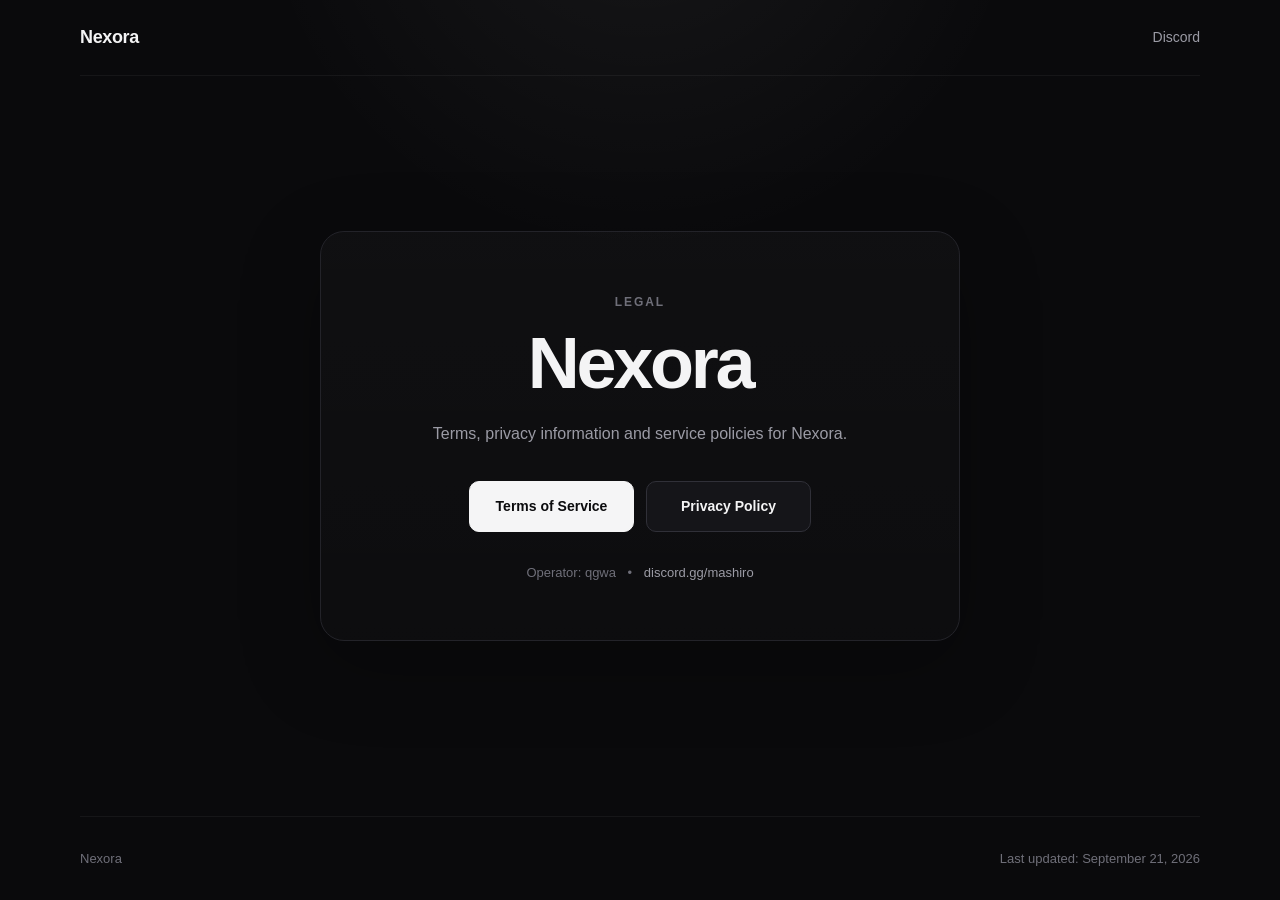
<file: index.html>
<!DOCTYPE html>
<html lang="en">
<head>
  <meta charset="UTF-8">
  <meta name="viewport" content="width=device-width, initial-scale=1.0">
  <meta name="description" content="Nexora legal information, Terms of Service and Privacy Policy.">
  <title>Nexora Legal</title>
  <link rel="stylesheet" href="style.css">
</head>
<body>
  <div class="page-shell">
    <header class="topbar">
      <a class="brand" href="index.html">Nexora</a>
      <a class="support-link" href="https://discord.gg/mashiro" target="_blank" rel="noopener noreferrer">Discord</a>
    </header>

    <main class="hero">
      <div class="hero-card">
        <span class="eyebrow">Legal</span>
        <h1>Nexora</h1>
        <p class="lead">Terms, privacy information and service policies for Nexora.</p>

        <div class="button-group">
          <a class="button primary" href="terms.html">Terms of Service</a>
          <a class="button secondary" href="privacy.html">Privacy Policy</a>
        </div>

        <div class="meta">
          <span>Operator: qgwa</span>
          <span class="dot">•</span>
          <a href="https://discord.gg/mashiro" target="_blank" rel="noopener noreferrer">discord.gg/mashiro</a>
        </div>
      </div>
    </main>

    <footer class="footer">
      <span>Nexora</span>
      <span>Last updated: September 21, 2026</span>
    </footer>
  </div>
</body>
</html>
</file>
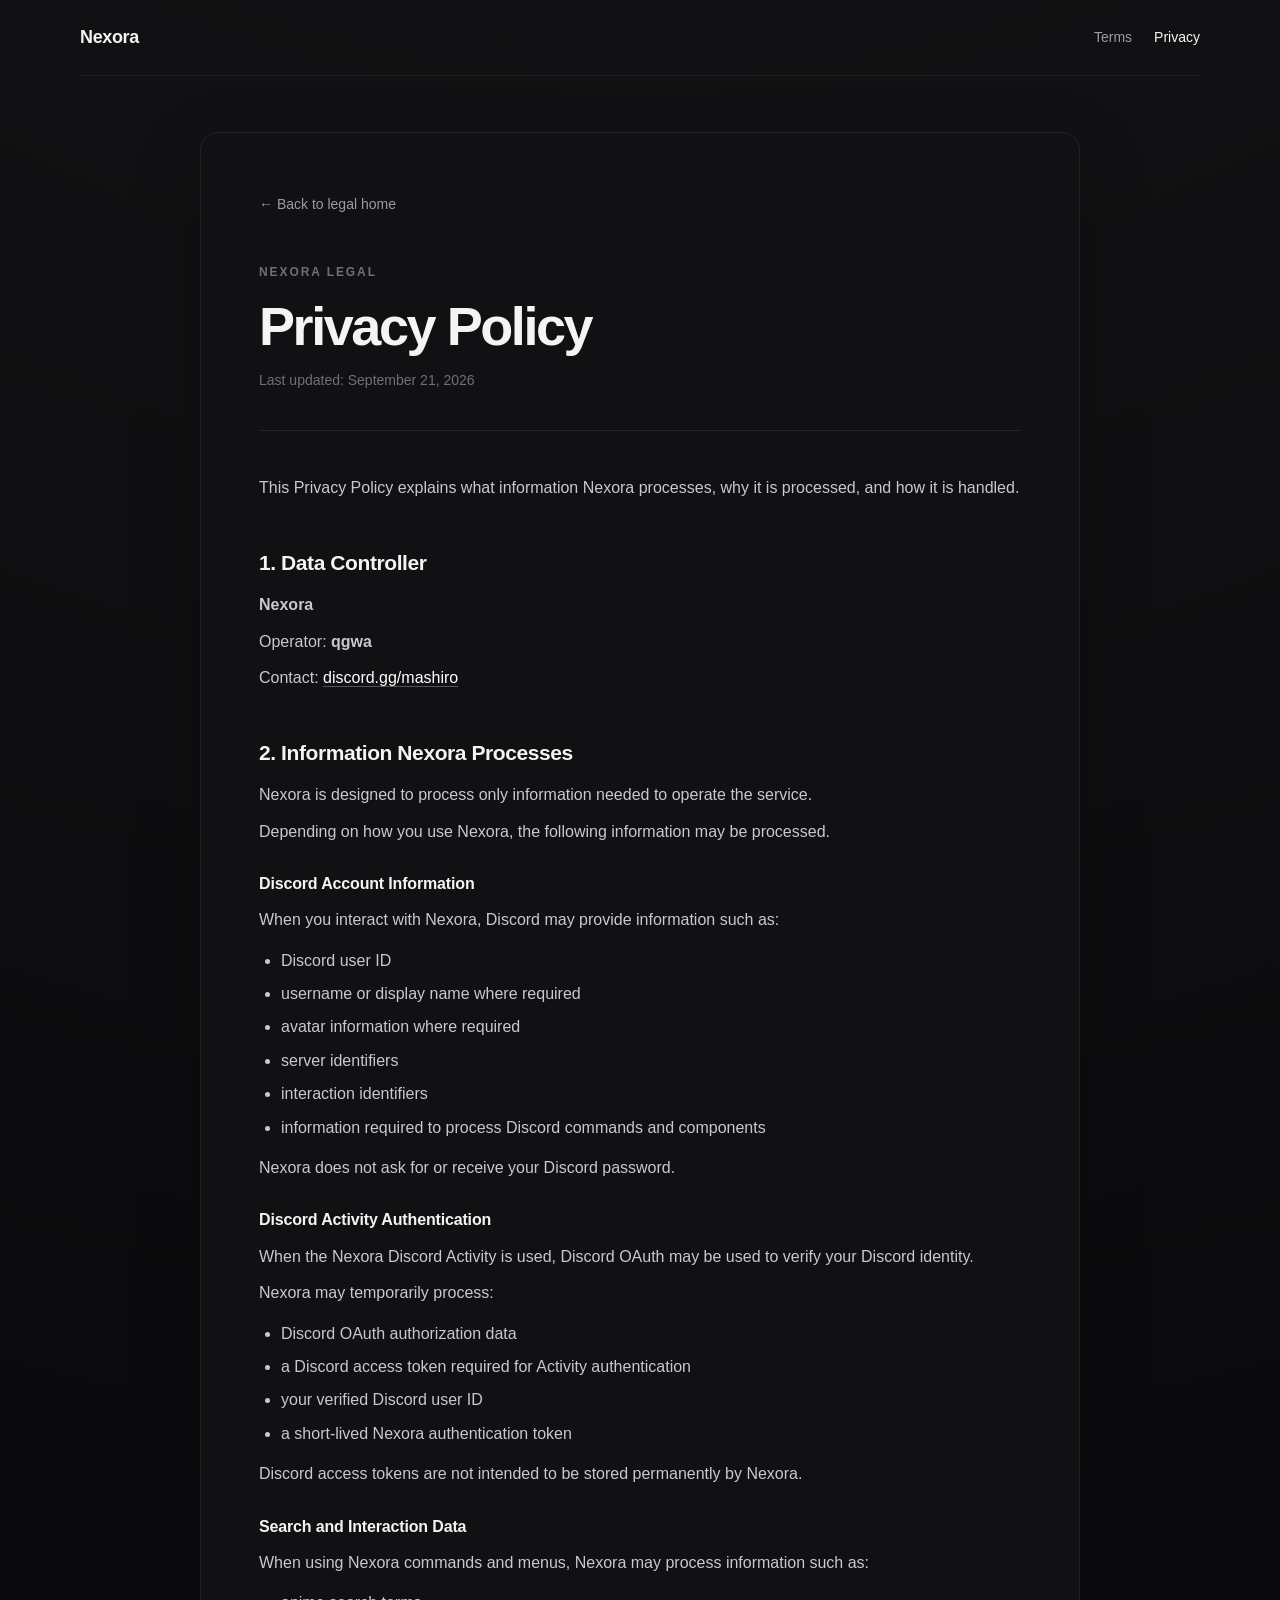
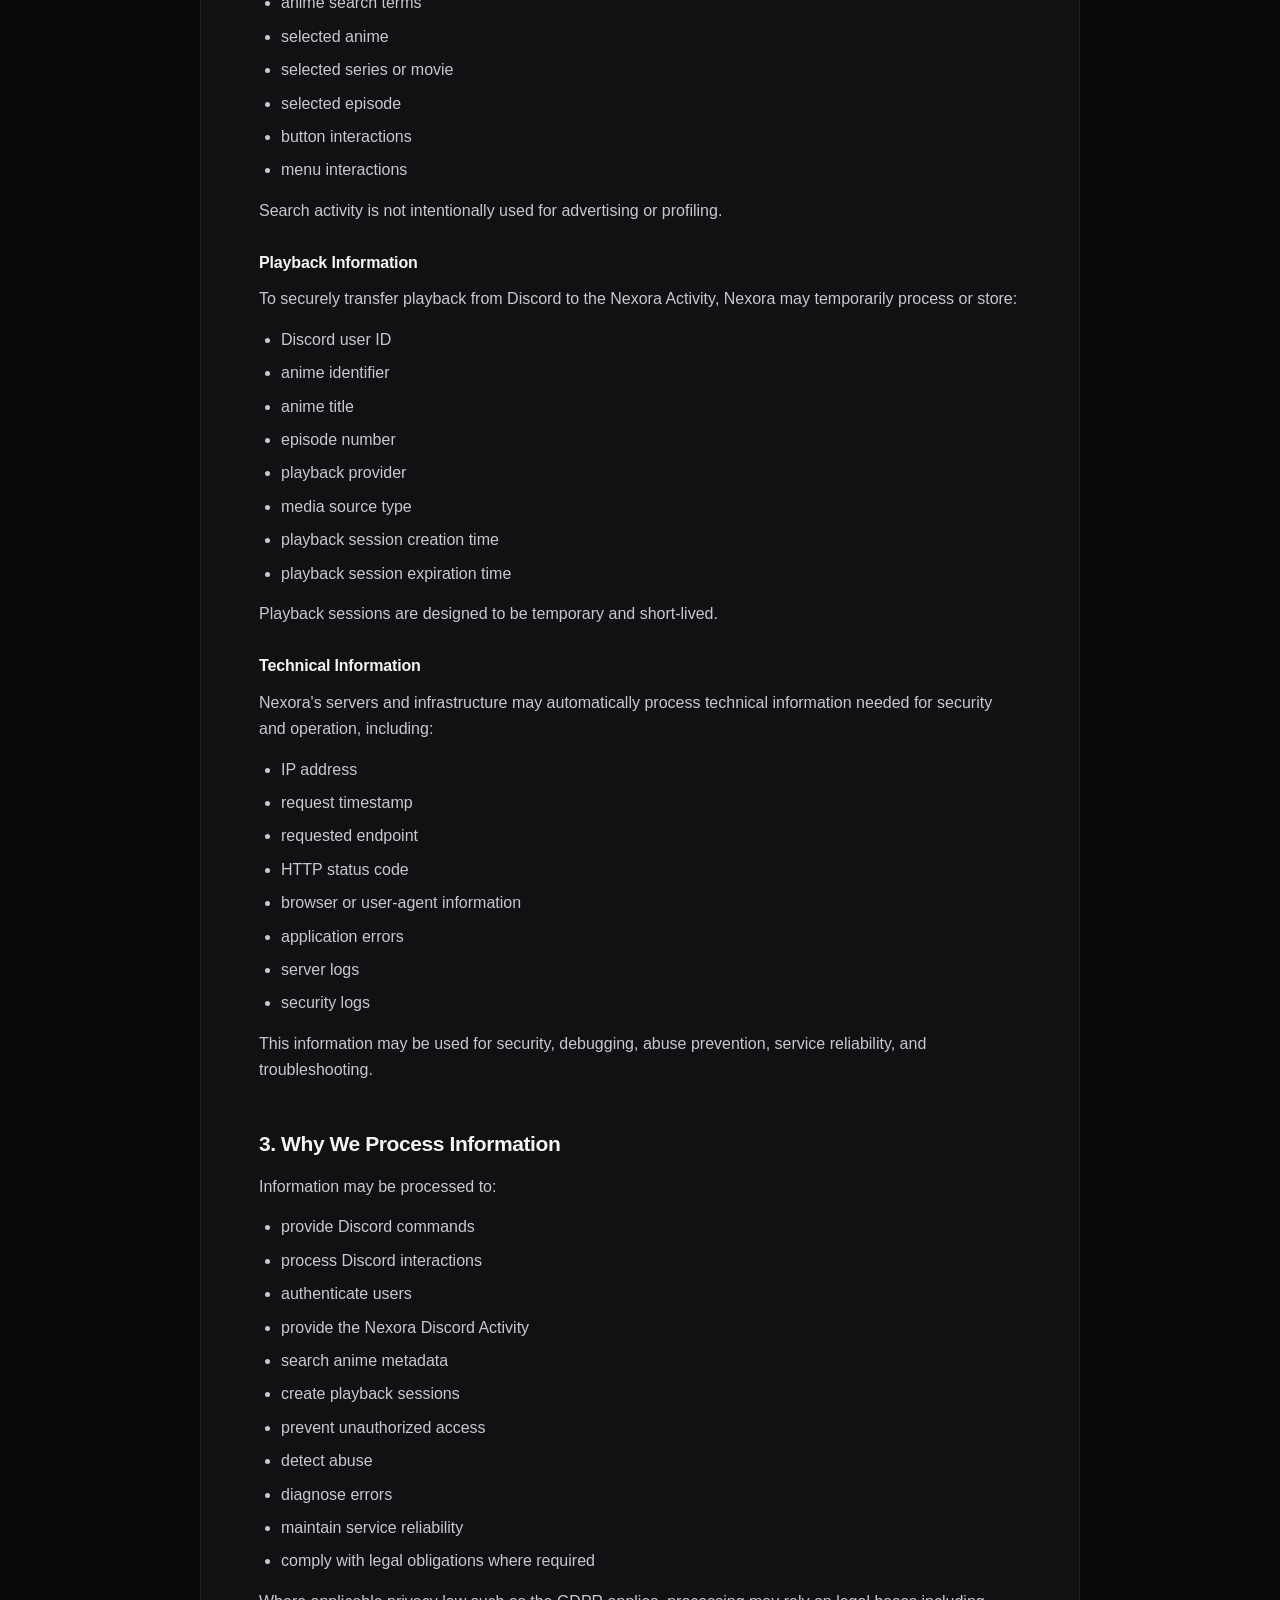
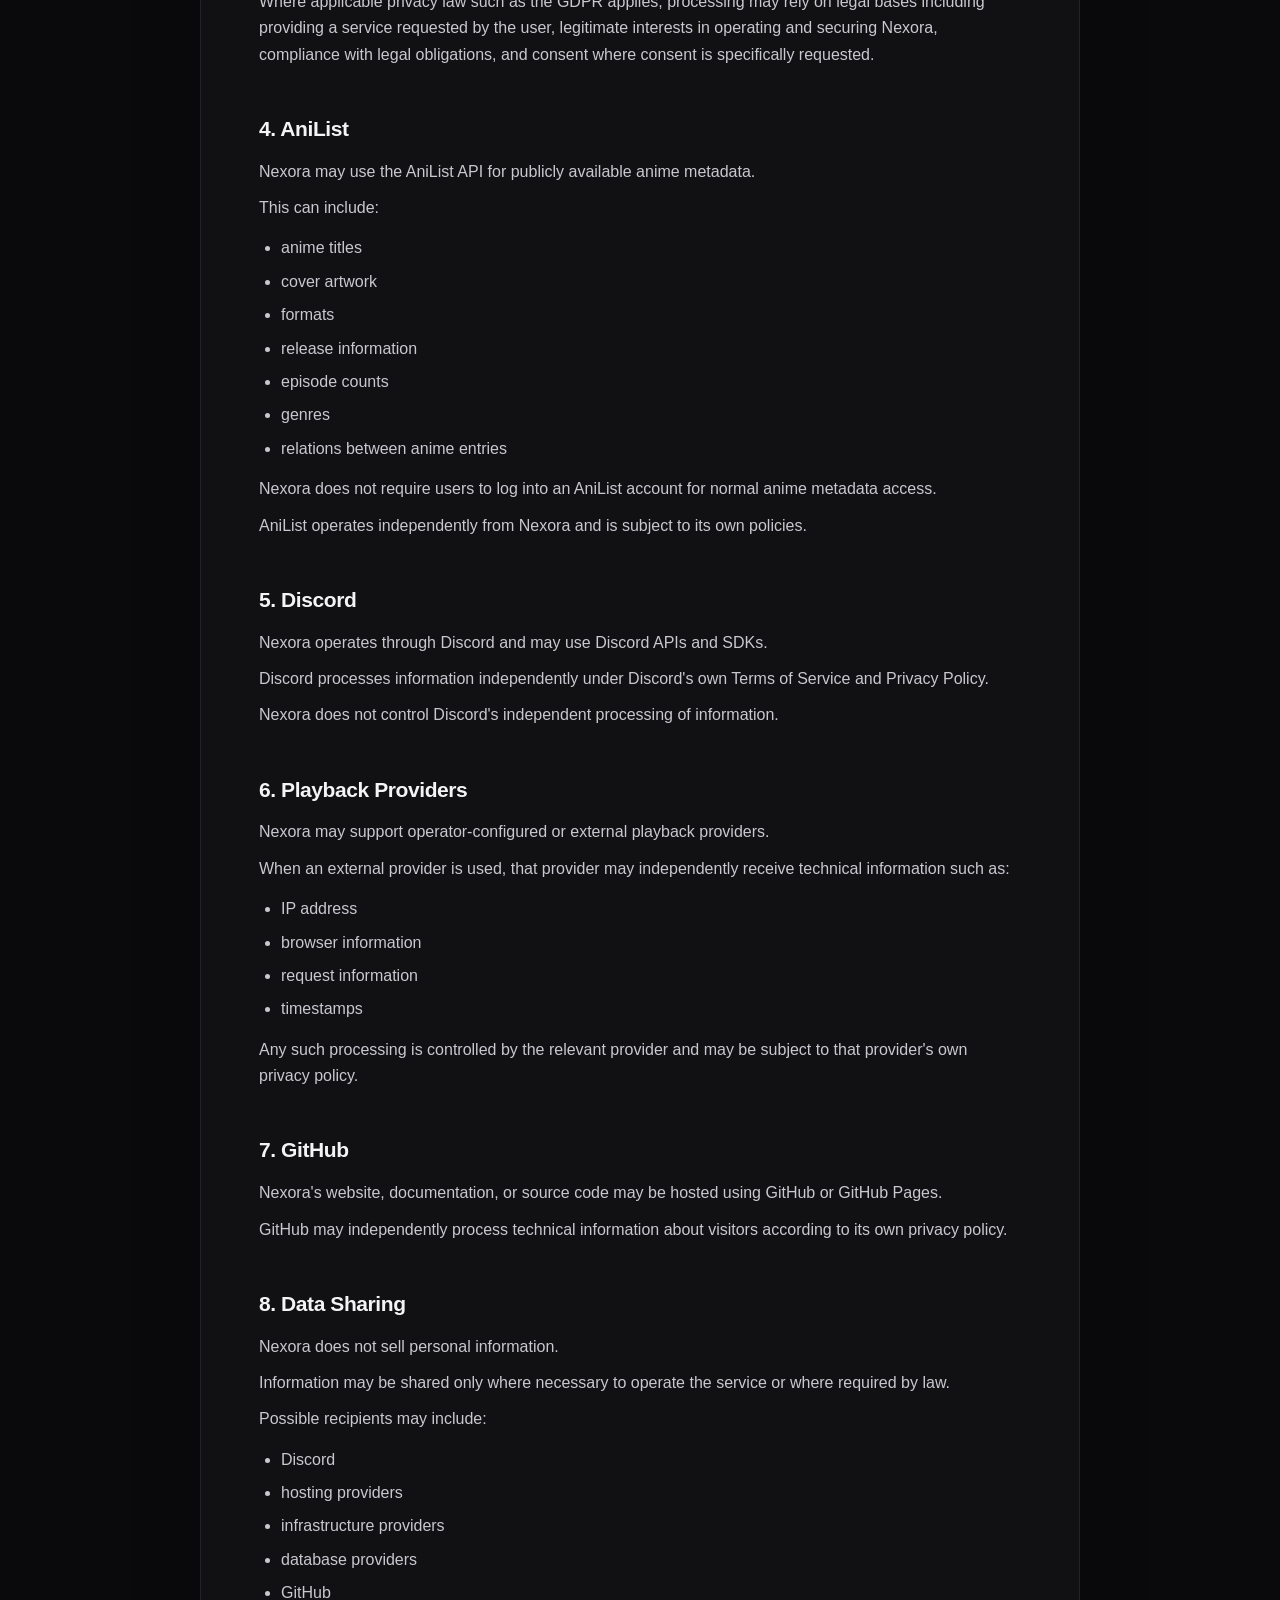
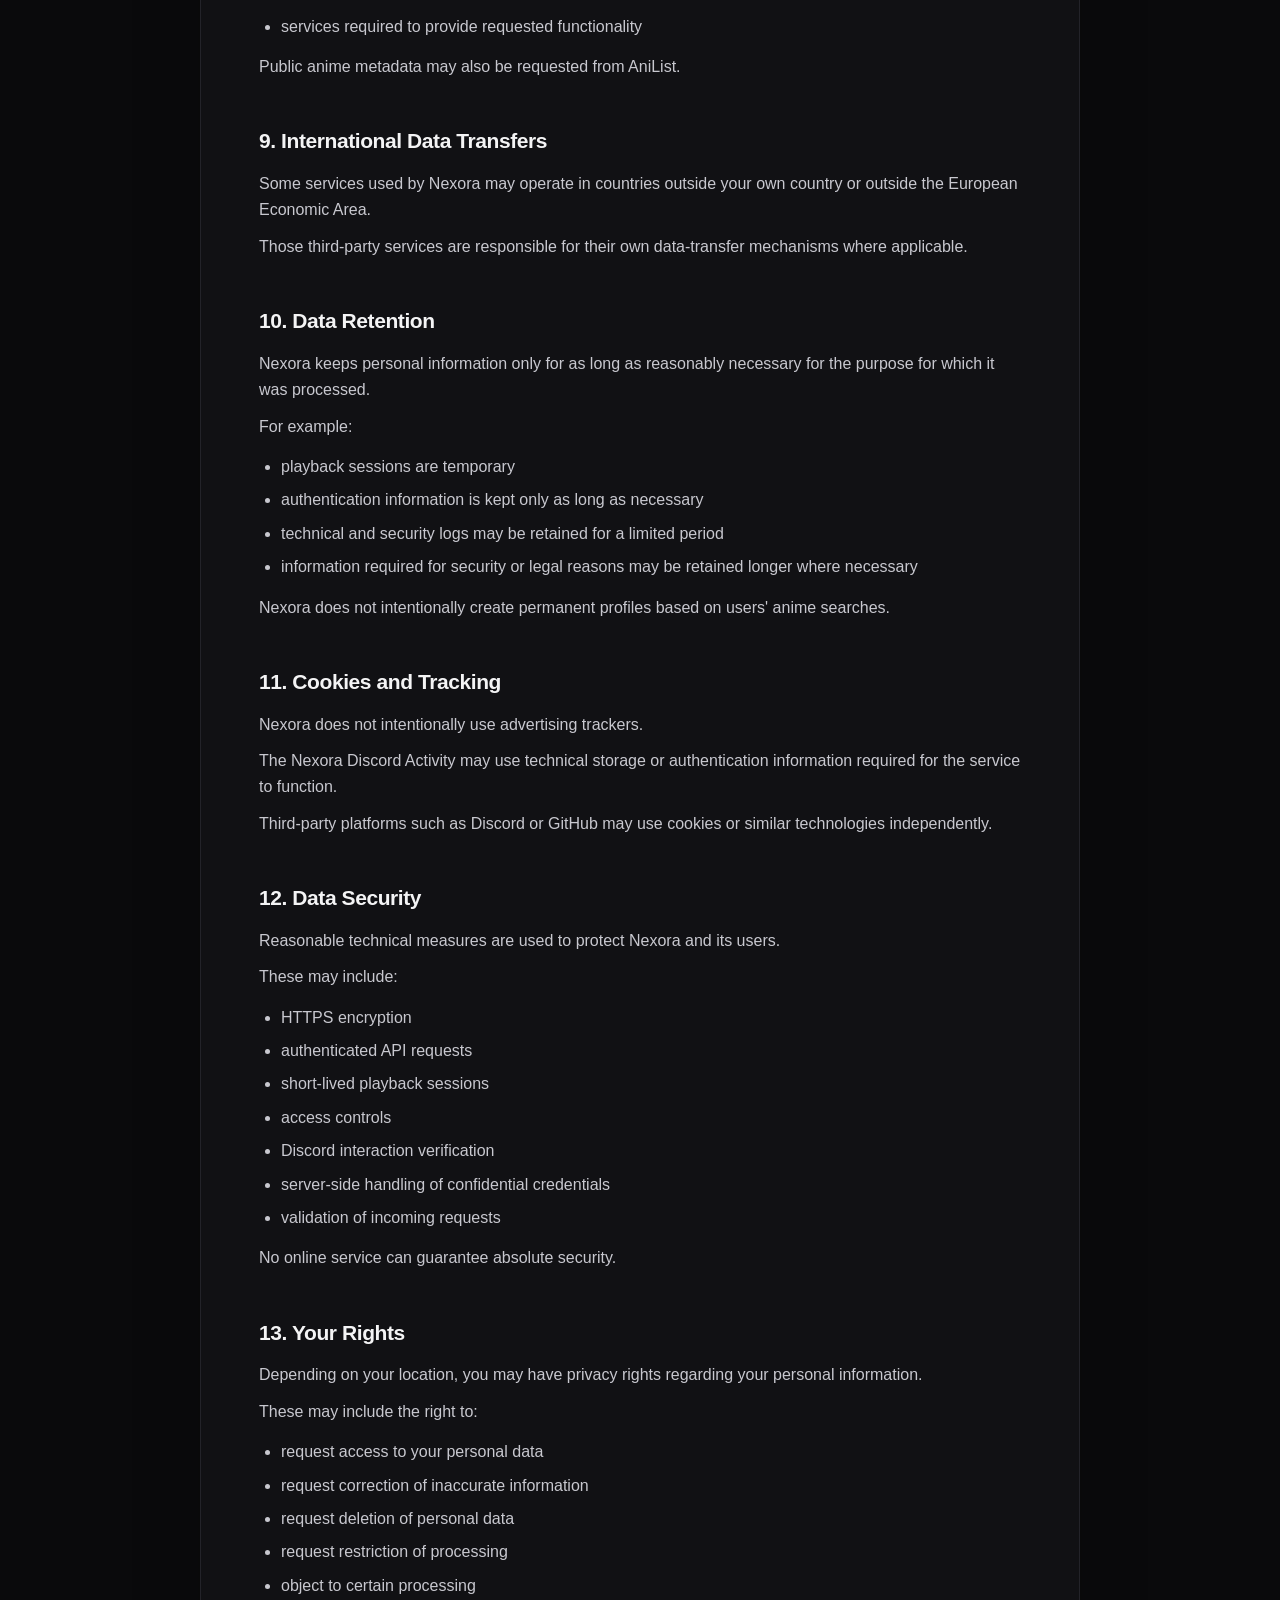
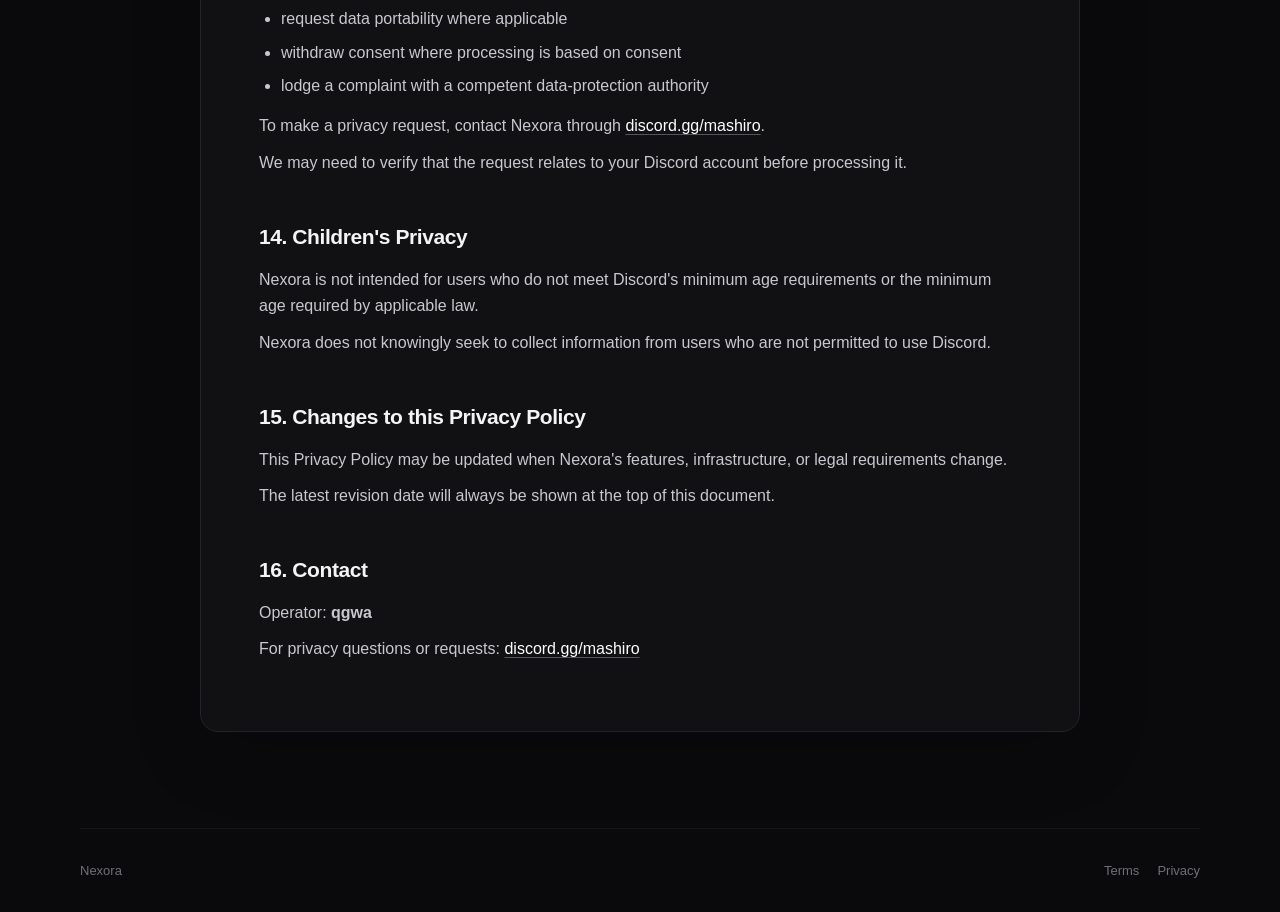
<file: privacy.html>
<!DOCTYPE html>
<html lang="en">
<head>
  <meta charset="UTF-8">
  <meta name="viewport" content="width=device-width, initial-scale=1.0">
  <meta name="description" content="Nexora Privacy Policy.">
  <title>Privacy Policy — Nexora</title>
  <link rel="stylesheet" href="style.css">
</head>
<body>
  <div class="page-shell">
    <header class="topbar">
      <a class="brand" href="index.html">Nexora</a>
      <nav class="nav-links">
        <a href="terms.html">Terms</a>
        <a class="active" href="privacy.html">Privacy</a>
      </nav>
    </header>

    <main class="legal-wrap">
      <article class="legal-card">
        <a class="back-link" href="index.html">← Back to legal home</a>

        <div class="legal-heading">
          <span class="eyebrow">Nexora Legal</span>
          <h1>Privacy Policy</h1>
          <p>Last updated: September 21, 2026</p>
        </div>

        <section>
          <p>This Privacy Policy explains what information Nexora processes, why it is processed, and how it is handled.</p>
        </section>

        <section>
          <h2>1. Data Controller</h2>
          <p><strong>Nexora</strong></p>
          <p>Operator: <strong>qgwa</strong></p>
          <p>Contact: <a href="https://discord.gg/mashiro" target="_blank" rel="noopener noreferrer">discord.gg/mashiro</a></p>
        </section>

        <section>
          <h2>2. Information Nexora Processes</h2>
          <p>Nexora is designed to process only information needed to operate the service.</p>
          <p>Depending on how you use Nexora, the following information may be processed.</p>

          <h3>Discord Account Information</h3>
          <p>When you interact with Nexora, Discord may provide information such as:</p>
          <ul>
            <li>Discord user ID</li>
            <li>username or display name where required</li>
            <li>avatar information where required</li>
            <li>server identifiers</li>
            <li>interaction identifiers</li>
            <li>information required to process Discord commands and components</li>
          </ul>
          <p>Nexora does not ask for or receive your Discord password.</p>

          <h3>Discord Activity Authentication</h3>
          <p>When the Nexora Discord Activity is used, Discord OAuth may be used to verify your Discord identity.</p>
          <p>Nexora may temporarily process:</p>
          <ul>
            <li>Discord OAuth authorization data</li>
            <li>a Discord access token required for Activity authentication</li>
            <li>your verified Discord user ID</li>
            <li>a short-lived Nexora authentication token</li>
          </ul>
          <p>Discord access tokens are not intended to be stored permanently by Nexora.</p>

          <h3>Search and Interaction Data</h3>
          <p>When using Nexora commands and menus, Nexora may process information such as:</p>
          <ul>
            <li>anime search terms</li>
            <li>selected anime</li>
            <li>selected series or movie</li>
            <li>selected episode</li>
            <li>button interactions</li>
            <li>menu interactions</li>
          </ul>
          <p>Search activity is not intentionally used for advertising or profiling.</p>

          <h3>Playback Information</h3>
          <p>To securely transfer playback from Discord to the Nexora Activity, Nexora may temporarily process or store:</p>
          <ul>
            <li>Discord user ID</li>
            <li>anime identifier</li>
            <li>anime title</li>
            <li>episode number</li>
            <li>playback provider</li>
            <li>media source type</li>
            <li>playback session creation time</li>
            <li>playback session expiration time</li>
          </ul>
          <p>Playback sessions are designed to be temporary and short-lived.</p>

          <h3>Technical Information</h3>
          <p>Nexora's servers and infrastructure may automatically process technical information needed for security and operation, including:</p>
          <ul>
            <li>IP address</li>
            <li>request timestamp</li>
            <li>requested endpoint</li>
            <li>HTTP status code</li>
            <li>browser or user-agent information</li>
            <li>application errors</li>
            <li>server logs</li>
            <li>security logs</li>
          </ul>
          <p>This information may be used for security, debugging, abuse prevention, service reliability, and troubleshooting.</p>
        </section>

        <section>
          <h2>3. Why We Process Information</h2>
          <p>Information may be processed to:</p>
          <ul>
            <li>provide Discord commands</li>
            <li>process Discord interactions</li>
            <li>authenticate users</li>
            <li>provide the Nexora Discord Activity</li>
            <li>search anime metadata</li>
            <li>create playback sessions</li>
            <li>prevent unauthorized access</li>
            <li>detect abuse</li>
            <li>diagnose errors</li>
            <li>maintain service reliability</li>
            <li>comply with legal obligations where required</li>
          </ul>
          <p>Where applicable privacy law such as the GDPR applies, processing may rely on legal bases including providing a service requested by the user, legitimate interests in operating and securing Nexora, compliance with legal obligations, and consent where consent is specifically requested.</p>
        </section>

        <section>
          <h2>4. AniList</h2>
          <p>Nexora may use the AniList API for publicly available anime metadata.</p>
          <p>This can include:</p>
          <ul>
            <li>anime titles</li>
            <li>cover artwork</li>
            <li>formats</li>
            <li>release information</li>
            <li>episode counts</li>
            <li>genres</li>
            <li>relations between anime entries</li>
          </ul>
          <p>Nexora does not require users to log into an AniList account for normal anime metadata access.</p>
          <p>AniList operates independently from Nexora and is subject to its own policies.</p>
        </section>

        <section>
          <h2>5. Discord</h2>
          <p>Nexora operates through Discord and may use Discord APIs and SDKs.</p>
          <p>Discord processes information independently under Discord's own Terms of Service and Privacy Policy.</p>
          <p>Nexora does not control Discord's independent processing of information.</p>
        </section>

        <section>
          <h2>6. Playback Providers</h2>
          <p>Nexora may support operator-configured or external playback providers.</p>
          <p>When an external provider is used, that provider may independently receive technical information such as:</p>
          <ul>
            <li>IP address</li>
            <li>browser information</li>
            <li>request information</li>
            <li>timestamps</li>
          </ul>
          <p>Any such processing is controlled by the relevant provider and may be subject to that provider's own privacy policy.</p>
        </section>

        <section>
          <h2>7. GitHub</h2>
          <p>Nexora's website, documentation, or source code may be hosted using GitHub or GitHub Pages.</p>
          <p>GitHub may independently process technical information about visitors according to its own privacy policy.</p>
        </section>

        <section>
          <h2>8. Data Sharing</h2>
          <p>Nexora does not sell personal information.</p>
          <p>Information may be shared only where necessary to operate the service or where required by law.</p>
          <p>Possible recipients may include:</p>
          <ul>
            <li>Discord</li>
            <li>hosting providers</li>
            <li>infrastructure providers</li>
            <li>database providers</li>
            <li>GitHub</li>
            <li>services required to provide requested functionality</li>
          </ul>
          <p>Public anime metadata may also be requested from AniList.</p>
        </section>

        <section>
          <h2>9. International Data Transfers</h2>
          <p>Some services used by Nexora may operate in countries outside your own country or outside the European Economic Area.</p>
          <p>Those third-party services are responsible for their own data-transfer mechanisms where applicable.</p>
        </section>

        <section>
          <h2>10. Data Retention</h2>
          <p>Nexora keeps personal information only for as long as reasonably necessary for the purpose for which it was processed.</p>
          <p>For example:</p>
          <ul>
            <li>playback sessions are temporary</li>
            <li>authentication information is kept only as long as necessary</li>
            <li>technical and security logs may be retained for a limited period</li>
            <li>information required for security or legal reasons may be retained longer where necessary</li>
          </ul>
          <p>Nexora does not intentionally create permanent profiles based on users' anime searches.</p>
        </section>

        <section>
          <h2>11. Cookies and Tracking</h2>
          <p>Nexora does not intentionally use advertising trackers.</p>
          <p>The Nexora Discord Activity may use technical storage or authentication information required for the service to function.</p>
          <p>Third-party platforms such as Discord or GitHub may use cookies or similar technologies independently.</p>
        </section>

        <section>
          <h2>12. Data Security</h2>
          <p>Reasonable technical measures are used to protect Nexora and its users.</p>
          <p>These may include:</p>
          <ul>
            <li>HTTPS encryption</li>
            <li>authenticated API requests</li>
            <li>short-lived playback sessions</li>
            <li>access controls</li>
            <li>Discord interaction verification</li>
            <li>server-side handling of confidential credentials</li>
            <li>validation of incoming requests</li>
          </ul>
          <p>No online service can guarantee absolute security.</p>
        </section>

        <section>
          <h2>13. Your Rights</h2>
          <p>Depending on your location, you may have privacy rights regarding your personal information.</p>
          <p>These may include the right to:</p>
          <ul>
            <li>request access to your personal data</li>
            <li>request correction of inaccurate information</li>
            <li>request deletion of personal data</li>
            <li>request restriction of processing</li>
            <li>object to certain processing</li>
            <li>request data portability where applicable</li>
            <li>withdraw consent where processing is based on consent</li>
            <li>lodge a complaint with a competent data-protection authority</li>
          </ul>
          <p>To make a privacy request, contact Nexora through <a href="https://discord.gg/mashiro" target="_blank" rel="noopener noreferrer">discord.gg/mashiro</a>.</p>
          <p>We may need to verify that the request relates to your Discord account before processing it.</p>
        </section>

        <section>
          <h2>14. Children's Privacy</h2>
          <p>Nexora is not intended for users who do not meet Discord's minimum age requirements or the minimum age required by applicable law.</p>
          <p>Nexora does not knowingly seek to collect information from users who are not permitted to use Discord.</p>
        </section>

        <section>
          <h2>15. Changes to this Privacy Policy</h2>
          <p>This Privacy Policy may be updated when Nexora's features, infrastructure, or legal requirements change.</p>
          <p>The latest revision date will always be shown at the top of this document.</p>
        </section>

        <section>
          <h2>16. Contact</h2>
          <p>Operator: <strong>qgwa</strong></p>
          <p>For privacy questions or requests: <a href="https://discord.gg/mashiro" target="_blank" rel="noopener noreferrer">discord.gg/mashiro</a></p>
        </section>
      </article>
    </main>

    <footer class="footer">
      <a href="index.html">Nexora</a>
      <div class="footer-links">
        <a href="terms.html">Terms</a>
        <a href="privacy.html">Privacy</a>
      </div>
    </footer>
  </div>
</body>
</html>
</file>
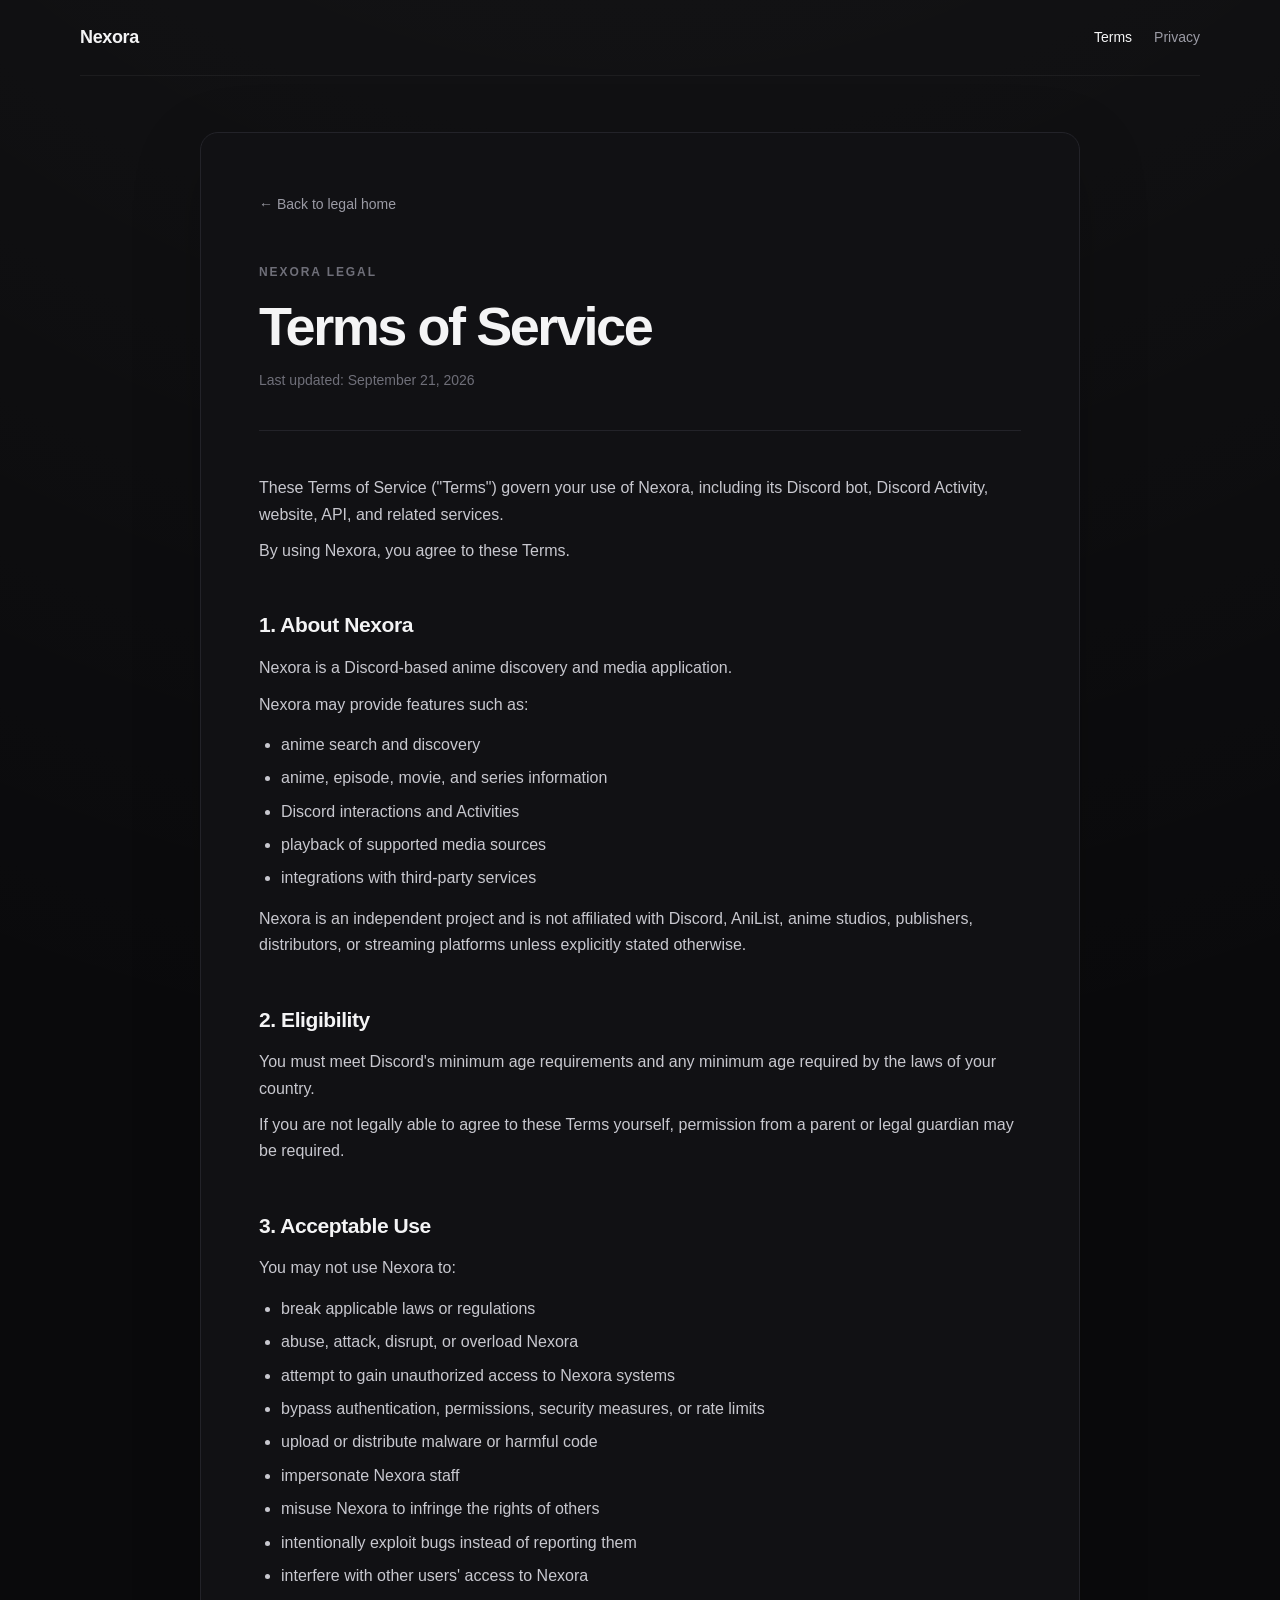
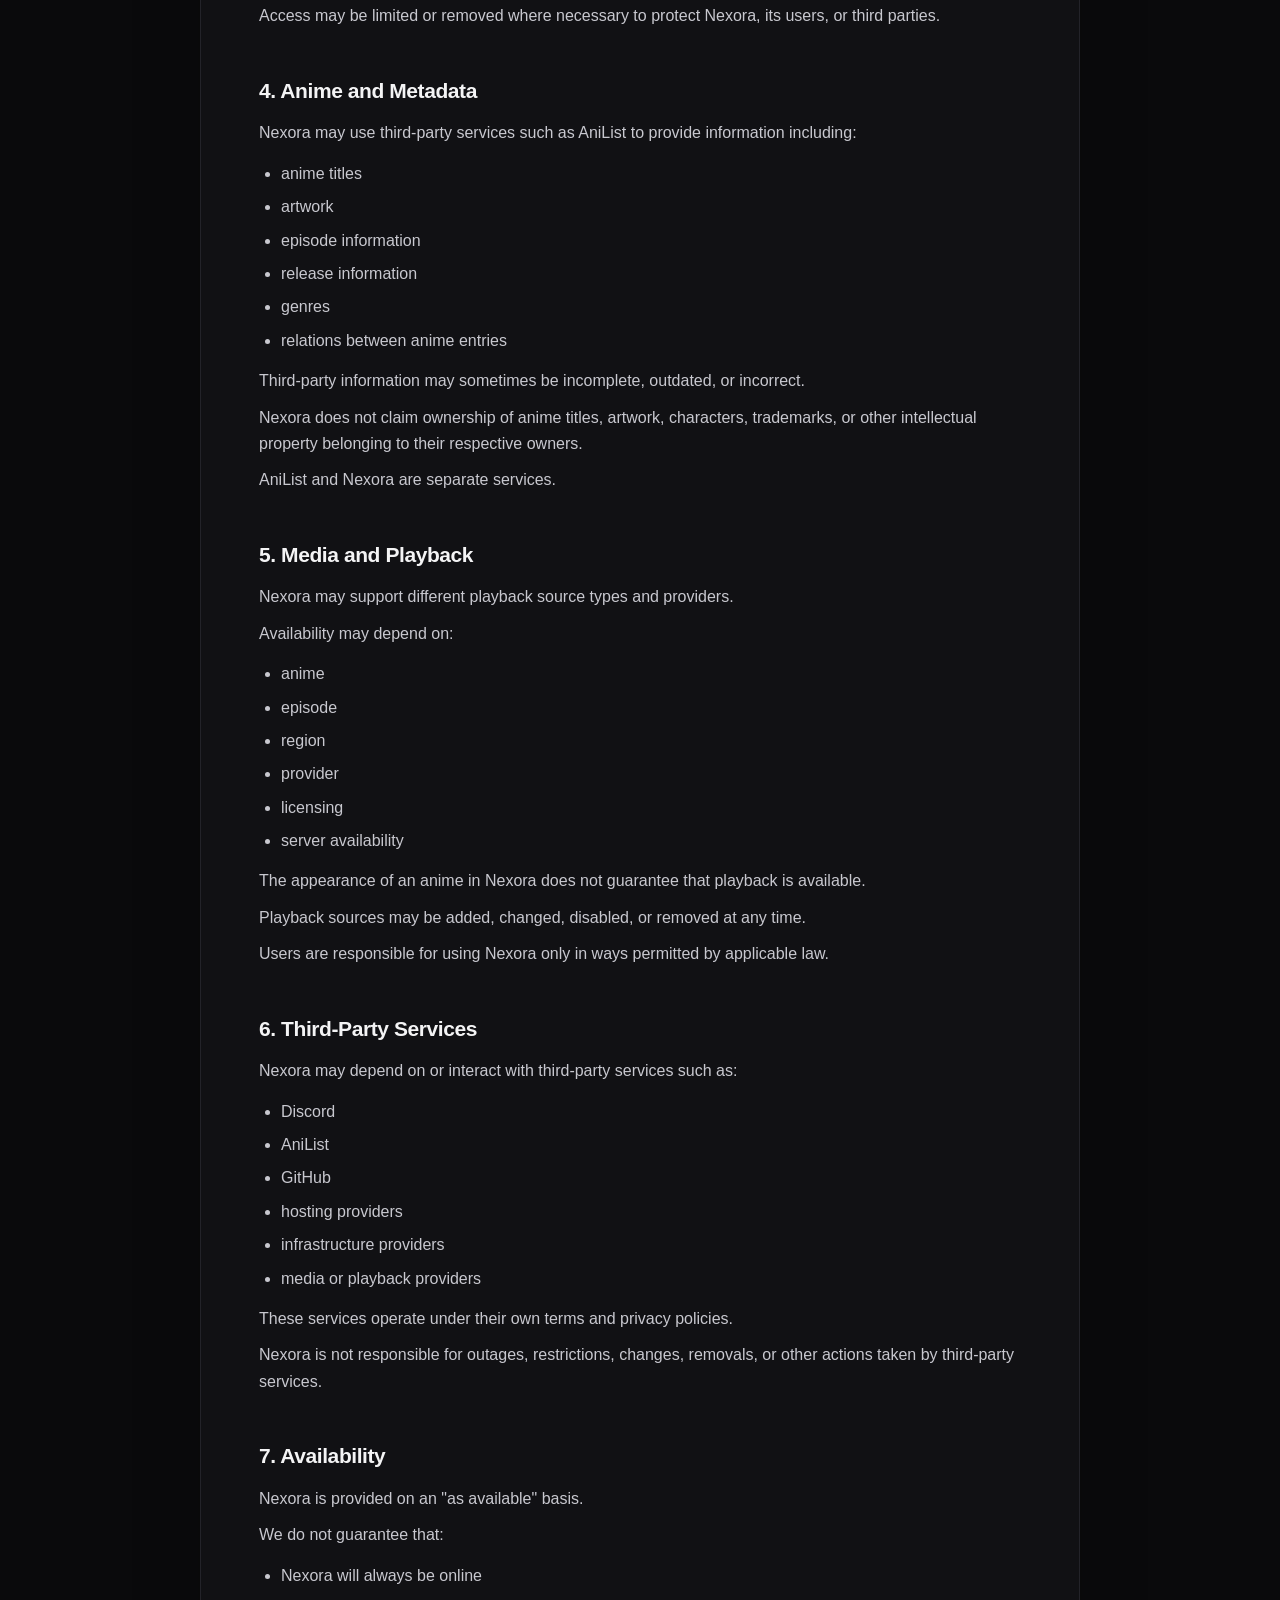
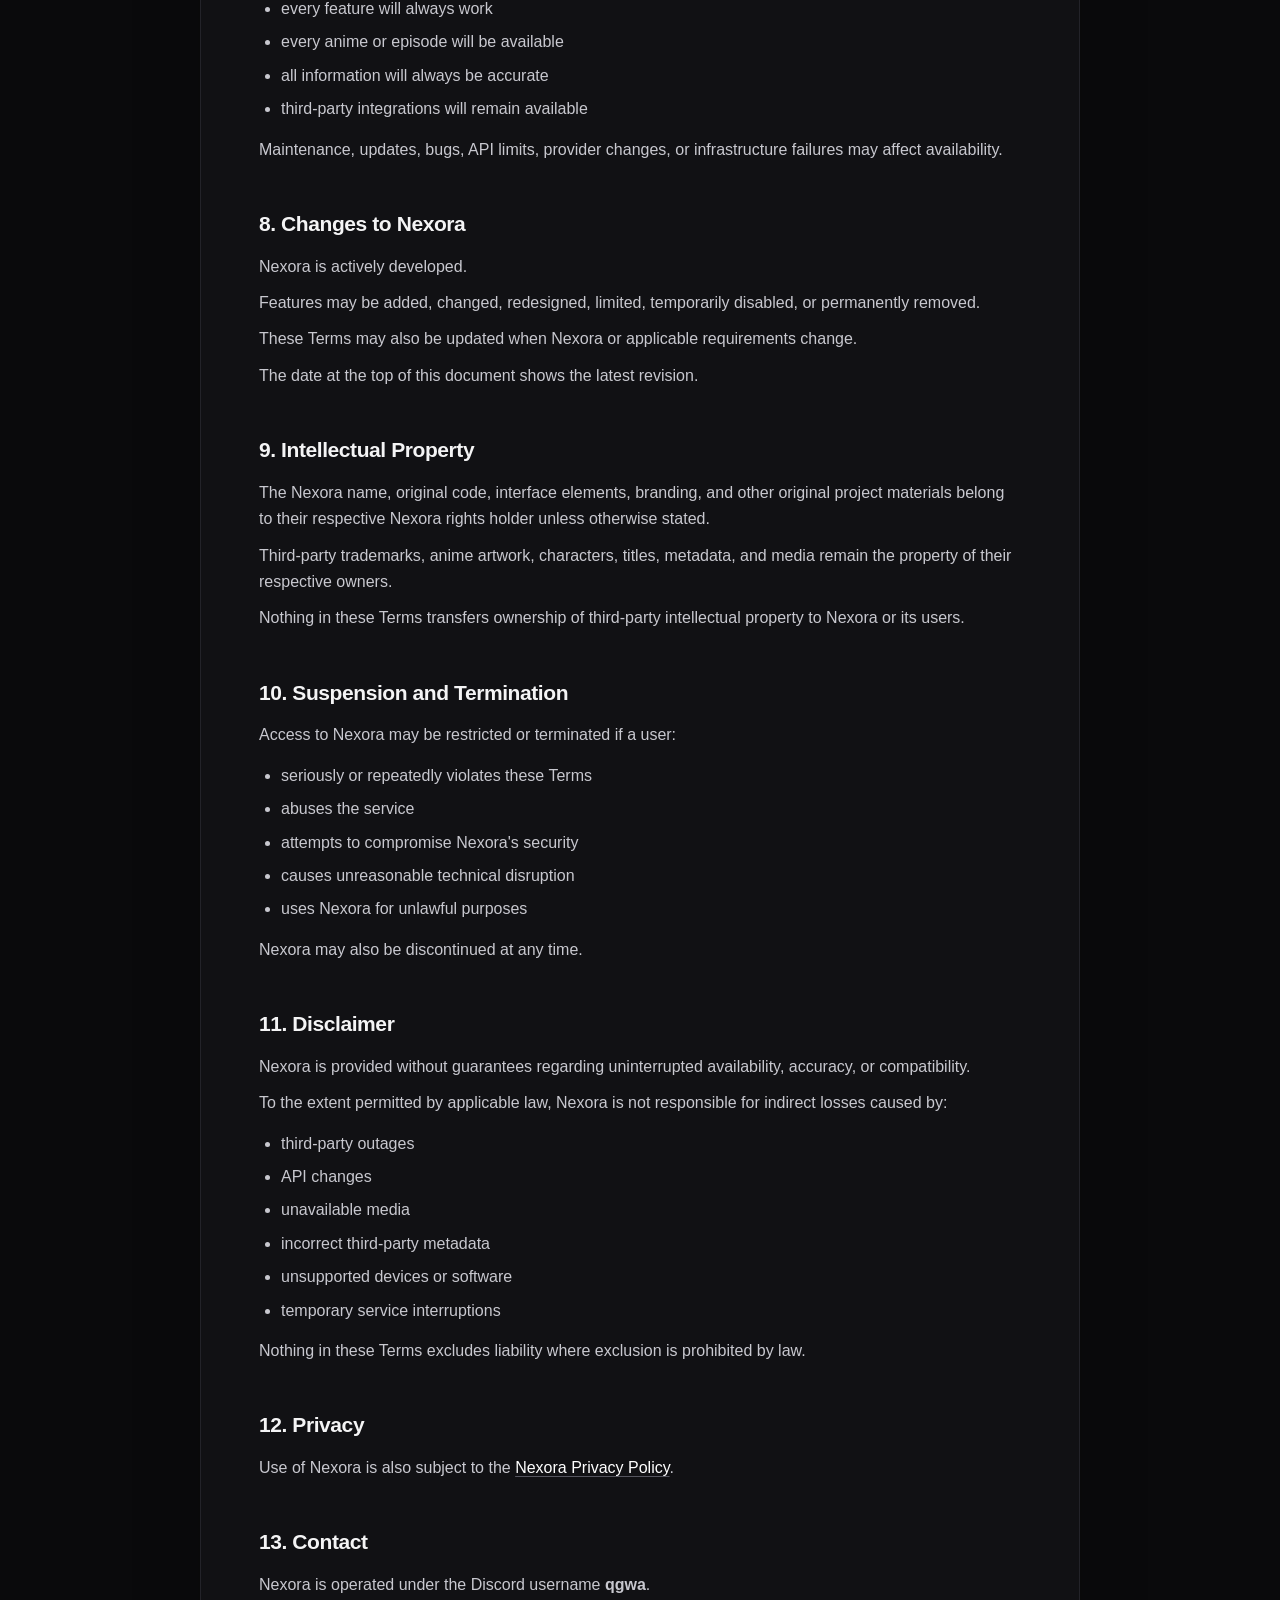
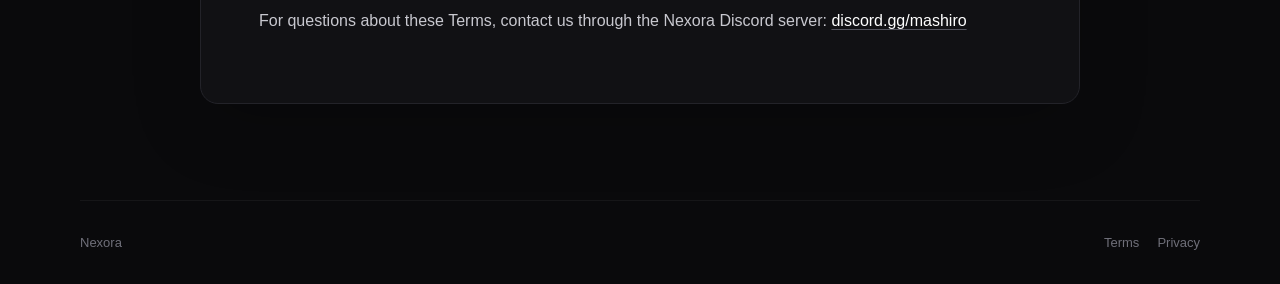
<file: terms.html>
<!DOCTYPE html>
<html lang="en">
<head>
  <meta charset="UTF-8">
  <meta name="viewport" content="width=device-width, initial-scale=1.0">
  <meta name="description" content="Nexora Terms of Service.">
  <title>Terms of Service — Nexora</title>
  <link rel="stylesheet" href="style.css">
</head>
<body>
  <div class="page-shell">
    <header class="topbar">
      <a class="brand" href="index.html">Nexora</a>
      <nav class="nav-links">
        <a class="active" href="terms.html">Terms</a>
        <a href="privacy.html">Privacy</a>
      </nav>
    </header>

    <main class="legal-wrap">
      <article class="legal-card">
        <a class="back-link" href="index.html">← Back to legal home</a>

        <div class="legal-heading">
          <span class="eyebrow">Nexora Legal</span>
          <h1>Terms of Service</h1>
          <p>Last updated: September 21, 2026</p>
        </div>

        <section>
          <p>These Terms of Service ("Terms") govern your use of Nexora, including its Discord bot, Discord Activity, website, API, and related services.</p>
          <p>By using Nexora, you agree to these Terms.</p>
        </section>

        <section>
          <h2>1. About Nexora</h2>
          <p>Nexora is a Discord-based anime discovery and media application.</p>
          <p>Nexora may provide features such as:</p>
          <ul>
            <li>anime search and discovery</li>
            <li>anime, episode, movie, and series information</li>
            <li>Discord interactions and Activities</li>
            <li>playback of supported media sources</li>
            <li>integrations with third-party services</li>
          </ul>
          <p>Nexora is an independent project and is not affiliated with Discord, AniList, anime studios, publishers, distributors, or streaming platforms unless explicitly stated otherwise.</p>
        </section>

        <section>
          <h2>2. Eligibility</h2>
          <p>You must meet Discord's minimum age requirements and any minimum age required by the laws of your country.</p>
          <p>If you are not legally able to agree to these Terms yourself, permission from a parent or legal guardian may be required.</p>
        </section>

        <section>
          <h2>3. Acceptable Use</h2>
          <p>You may not use Nexora to:</p>
          <ul>
            <li>break applicable laws or regulations</li>
            <li>abuse, attack, disrupt, or overload Nexora</li>
            <li>attempt to gain unauthorized access to Nexora systems</li>
            <li>bypass authentication, permissions, security measures, or rate limits</li>
            <li>upload or distribute malware or harmful code</li>
            <li>impersonate Nexora staff</li>
            <li>misuse Nexora to infringe the rights of others</li>
            <li>intentionally exploit bugs instead of reporting them</li>
            <li>interfere with other users' access to Nexora</li>
          </ul>
          <p>Access may be limited or removed where necessary to protect Nexora, its users, or third parties.</p>
        </section>

        <section>
          <h2>4. Anime and Metadata</h2>
          <p>Nexora may use third-party services such as AniList to provide information including:</p>
          <ul>
            <li>anime titles</li>
            <li>artwork</li>
            <li>episode information</li>
            <li>release information</li>
            <li>genres</li>
            <li>relations between anime entries</li>
          </ul>
          <p>Third-party information may sometimes be incomplete, outdated, or incorrect.</p>
          <p>Nexora does not claim ownership of anime titles, artwork, characters, trademarks, or other intellectual property belonging to their respective owners.</p>
          <p>AniList and Nexora are separate services.</p>
        </section>

        <section>
          <h2>5. Media and Playback</h2>
          <p>Nexora may support different playback source types and providers.</p>
          <p>Availability may depend on:</p>
          <ul>
            <li>anime</li>
            <li>episode</li>
            <li>region</li>
            <li>provider</li>
            <li>licensing</li>
            <li>server availability</li>
          </ul>
          <p>The appearance of an anime in Nexora does not guarantee that playback is available.</p>
          <p>Playback sources may be added, changed, disabled, or removed at any time.</p>
          <p>Users are responsible for using Nexora only in ways permitted by applicable law.</p>
        </section>

        <section>
          <h2>6. Third-Party Services</h2>
          <p>Nexora may depend on or interact with third-party services such as:</p>
          <ul>
            <li>Discord</li>
            <li>AniList</li>
            <li>GitHub</li>
            <li>hosting providers</li>
            <li>infrastructure providers</li>
            <li>media or playback providers</li>
          </ul>
          <p>These services operate under their own terms and privacy policies.</p>
          <p>Nexora is not responsible for outages, restrictions, changes, removals, or other actions taken by third-party services.</p>
        </section>

        <section>
          <h2>7. Availability</h2>
          <p>Nexora is provided on an "as available" basis.</p>
          <p>We do not guarantee that:</p>
          <ul>
            <li>Nexora will always be online</li>
            <li>every feature will always work</li>
            <li>every anime or episode will be available</li>
            <li>all information will always be accurate</li>
            <li>third-party integrations will remain available</li>
          </ul>
          <p>Maintenance, updates, bugs, API limits, provider changes, or infrastructure failures may affect availability.</p>
        </section>

        <section>
          <h2>8. Changes to Nexora</h2>
          <p>Nexora is actively developed.</p>
          <p>Features may be added, changed, redesigned, limited, temporarily disabled, or permanently removed.</p>
          <p>These Terms may also be updated when Nexora or applicable requirements change.</p>
          <p>The date at the top of this document shows the latest revision.</p>
        </section>

        <section>
          <h2>9. Intellectual Property</h2>
          <p>The Nexora name, original code, interface elements, branding, and other original project materials belong to their respective Nexora rights holder unless otherwise stated.</p>
          <p>Third-party trademarks, anime artwork, characters, titles, metadata, and media remain the property of their respective owners.</p>
          <p>Nothing in these Terms transfers ownership of third-party intellectual property to Nexora or its users.</p>
        </section>

        <section>
          <h2>10. Suspension and Termination</h2>
          <p>Access to Nexora may be restricted or terminated if a user:</p>
          <ul>
            <li>seriously or repeatedly violates these Terms</li>
            <li>abuses the service</li>
            <li>attempts to compromise Nexora's security</li>
            <li>causes unreasonable technical disruption</li>
            <li>uses Nexora for unlawful purposes</li>
          </ul>
          <p>Nexora may also be discontinued at any time.</p>
        </section>

        <section>
          <h2>11. Disclaimer</h2>
          <p>Nexora is provided without guarantees regarding uninterrupted availability, accuracy, or compatibility.</p>
          <p>To the extent permitted by applicable law, Nexora is not responsible for indirect losses caused by:</p>
          <ul>
            <li>third-party outages</li>
            <li>API changes</li>
            <li>unavailable media</li>
            <li>incorrect third-party metadata</li>
            <li>unsupported devices or software</li>
            <li>temporary service interruptions</li>
          </ul>
          <p>Nothing in these Terms excludes liability where exclusion is prohibited by law.</p>
        </section>

        <section>
          <h2>12. Privacy</h2>
          <p>Use of Nexora is also subject to the <a href="privacy.html">Nexora Privacy Policy</a>.</p>
        </section>

        <section>
          <h2>13. Contact</h2>
          <p>Nexora is operated under the Discord username <strong>qgwa</strong>.</p>
          <p>For questions about these Terms, contact us through the Nexora Discord server: <a href="https://discord.gg/mashiro" target="_blank" rel="noopener noreferrer">discord.gg/mashiro</a></p>
        </section>
      </article>
    </main>

    <footer class="footer">
      <a href="index.html">Nexora</a>
      <div class="footer-links">
        <a href="terms.html">Terms</a>
        <a href="privacy.html">Privacy</a>
      </div>
    </footer>
  </div>
</body>
</html>
</file>
<file: style.css>
* {
  box-sizing: border-box;
}

:root {
  --bg: #0a0a0c;
  --panel: #111114;
  --panel-2: #151519;
  --border: #232329;
  --border-strong: #303038;
  --text: #f4f4f5;
  --muted: #9b9ba5;
  --muted-2: #6f6f79;
  --radius: 18px;
}

html {
  scroll-behavior: smooth;
}

body {
  margin: 0;
  min-height: 100vh;
  background:
    radial-gradient(circle at 50% -15%, rgba(255, 255, 255, 0.055), transparent 32%),
    var(--bg);
  color: var(--text);
  font-family: Inter, ui-sans-serif, -apple-system, BlinkMacSystemFont, "Segoe UI", sans-serif;
  line-height: 1.65;
}

a {
  color: inherit;
}

.page-shell {
  min-height: 100vh;
  display: flex;
  flex-direction: column;
}

.topbar {
  width: min(1120px, calc(100% - 40px));
  margin: 0 auto;
  height: 76px;
  display: flex;
  align-items: center;
  justify-content: space-between;
  border-bottom: 1px solid rgba(255, 255, 255, 0.05);
}

.brand {
  font-size: 18px;
  font-weight: 700;
  letter-spacing: -0.02em;
  text-decoration: none;
}

.support-link,
.nav-links a {
  color: var(--muted);
  text-decoration: none;
  font-size: 14px;
  transition: color 0.15s ease;
}

.support-link:hover,
.nav-links a:hover,
.nav-links a.active {
  color: var(--text);
}

.nav-links {
  display: flex;
  gap: 22px;
}

.hero {
  flex: 1;
  width: min(1120px, calc(100% - 40px));
  margin: 0 auto;
  display: grid;
  place-items: center;
  padding: 70px 0 90px;
}

.hero-card {
  width: min(640px, 100%);
  padding: 56px;
  background: linear-gradient(180deg, rgba(255, 255, 255, 0.025), rgba(255, 255, 255, 0.01));
  border: 1px solid var(--border);
  border-radius: 24px;
  text-align: center;
  box-shadow: 0 24px 80px rgba(0, 0, 0, 0.26);
}

.eyebrow {
  display: inline-block;
  margin-bottom: 14px;
  color: var(--muted-2);
  font-size: 12px;
  font-weight: 700;
  text-transform: uppercase;
  letter-spacing: 0.16em;
}

.hero h1,
.legal-heading h1 {
  margin: 0;
  letter-spacing: -0.045em;
}

.hero h1 {
  font-size: clamp(44px, 9vw, 72px);
  line-height: 1;
}

.lead {
  max-width: 470px;
  margin: 22px auto 0;
  color: var(--muted);
  font-size: 16px;
}

.button-group {
  display: flex;
  justify-content: center;
  gap: 12px;
  margin-top: 34px;
  flex-wrap: wrap;
}

.button {
  min-width: 165px;
  padding: 13px 18px;
  border-radius: 10px;
  text-decoration: none;
  font-size: 14px;
  font-weight: 650;
  transition: transform 0.15s ease, background 0.15s ease, border-color 0.15s ease;
}

.button:hover {
  transform: translateY(-1px);
}

.button.primary {
  color: #0b0b0d;
  background: #f5f5f6;
  border: 1px solid #f5f5f6;
}

.button.primary:hover {
  background: #ffffff;
}

.button.secondary {
  color: var(--text);
  background: var(--panel-2);
  border: 1px solid var(--border-strong);
}

.button.secondary:hover {
  background: #1b1b20;
}

.meta {
  margin-top: 30px;
  color: var(--muted-2);
  font-size: 13px;
}

.meta a {
  color: var(--muted);
  text-decoration: none;
}

.meta a:hover {
  color: var(--text);
}

.dot {
  margin: 0 8px;
}

.legal-wrap {
  flex: 1;
  width: min(880px, calc(100% - 40px));
  margin: 0 auto;
  padding: 56px 0 96px;
}

.legal-card {
  background: var(--panel);
  border: 1px solid var(--border);
  border-radius: var(--radius);
  padding: clamp(28px, 5vw, 58px);
  box-shadow: 0 20px 70px rgba(0, 0, 0, 0.18);
}

.back-link {
  display: inline-block;
  margin-bottom: 42px;
  color: var(--muted);
  text-decoration: none;
  font-size: 14px;
}

.back-link:hover {
  color: var(--text);
}

.legal-heading {
  padding-bottom: 38px;
  border-bottom: 1px solid var(--border);
}

.legal-heading h1 {
  font-size: clamp(34px, 7vw, 54px);
  line-height: 1.08;
}

.legal-heading p {
  margin: 14px 0 0;
  color: var(--muted-2);
  font-size: 14px;
}

section {
  padding-top: 34px;
}

section + section {
  margin-top: 4px;
}

h2 {
  margin: 0 0 12px;
  font-size: 21px;
  letter-spacing: -0.02em;
}

h3 {
  margin: 26px 0 8px;
  font-size: 16px;
  letter-spacing: -0.01em;
}

p {
  margin: 10px 0;
  color: #c8c8cf;
}

ul {
  margin: 14px 0;
  padding-left: 22px;
  color: #c8c8cf;
}

li {
  margin: 7px 0;
}

.legal-card section a {
  color: #ffffff;
  text-decoration-color: #55555f;
  text-underline-offset: 3px;
}

.legal-card section a:hover {
  text-decoration-color: #ffffff;
}

.footer {
  width: min(1120px, calc(100% - 40px));
  margin: 0 auto;
  min-height: 84px;
  border-top: 1px solid rgba(255, 255, 255, 0.05);
  display: flex;
  align-items: center;
  justify-content: space-between;
  gap: 20px;
  color: var(--muted-2);
  font-size: 13px;
}

.footer a {
  color: var(--muted-2);
  text-decoration: none;
}

.footer a:hover {
  color: var(--text);
}

.footer-links {
  display: flex;
  gap: 18px;
}

@media (max-width: 640px) {
  .topbar,
  .hero,
  .legal-wrap,
  .footer {
    width: min(100% - 28px, 100%);
  }

  .topbar {
    height: 68px;
  }

  .hero {
    padding: 42px 0 60px;
  }

  .hero-card {
    padding: 38px 22px;
    border-radius: 18px;
  }

  .button-group {
    flex-direction: column;
  }

  .button {
    width: 100%;
  }

  .meta {
    display: flex;
    flex-direction: column;
    gap: 4px;
  }

  .dot {
    display: none;
  }

  .legal-wrap {
    padding: 28px 0 56px;
  }

  .legal-card {
    padding: 26px 20px 34px;
  }

  .back-link {
    margin-bottom: 30px;
  }

  .footer {
    padding: 22px 0;
    flex-direction: column;
    justify-content: center;
  }
}
</file>
